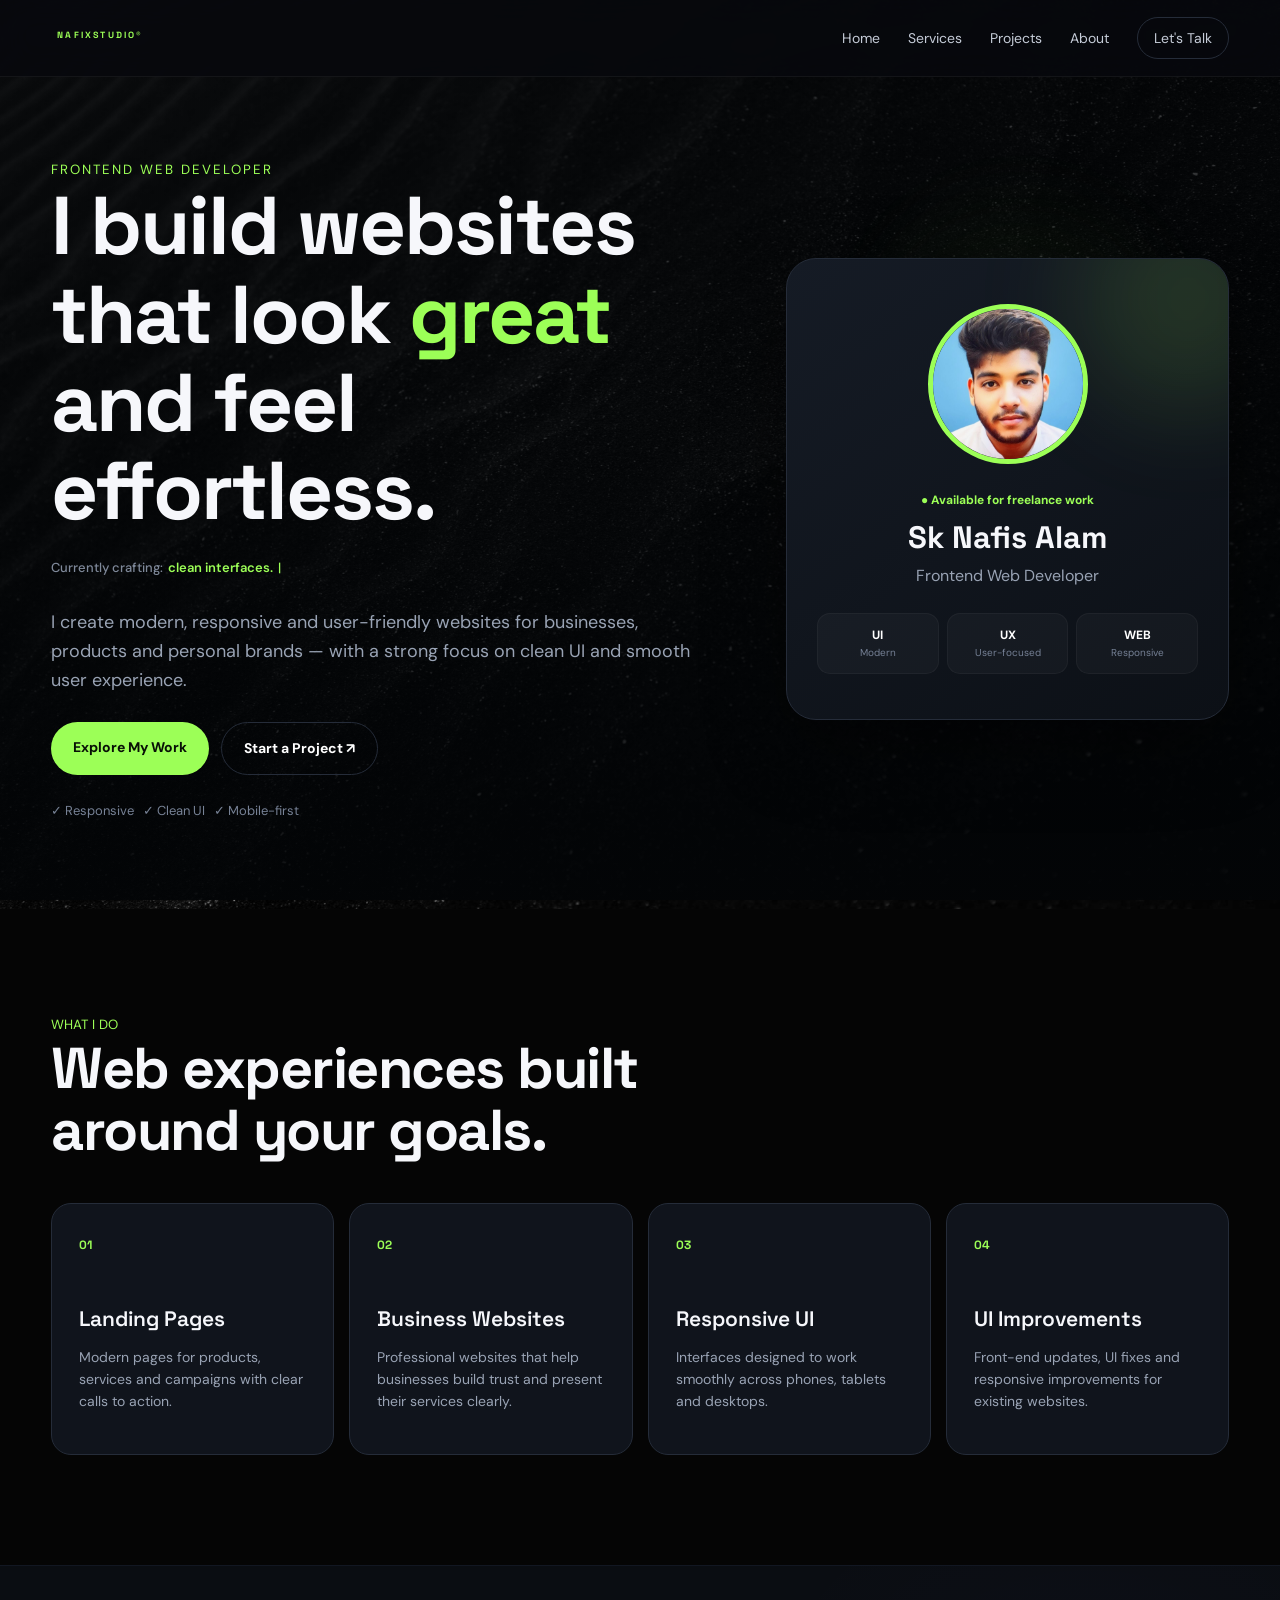
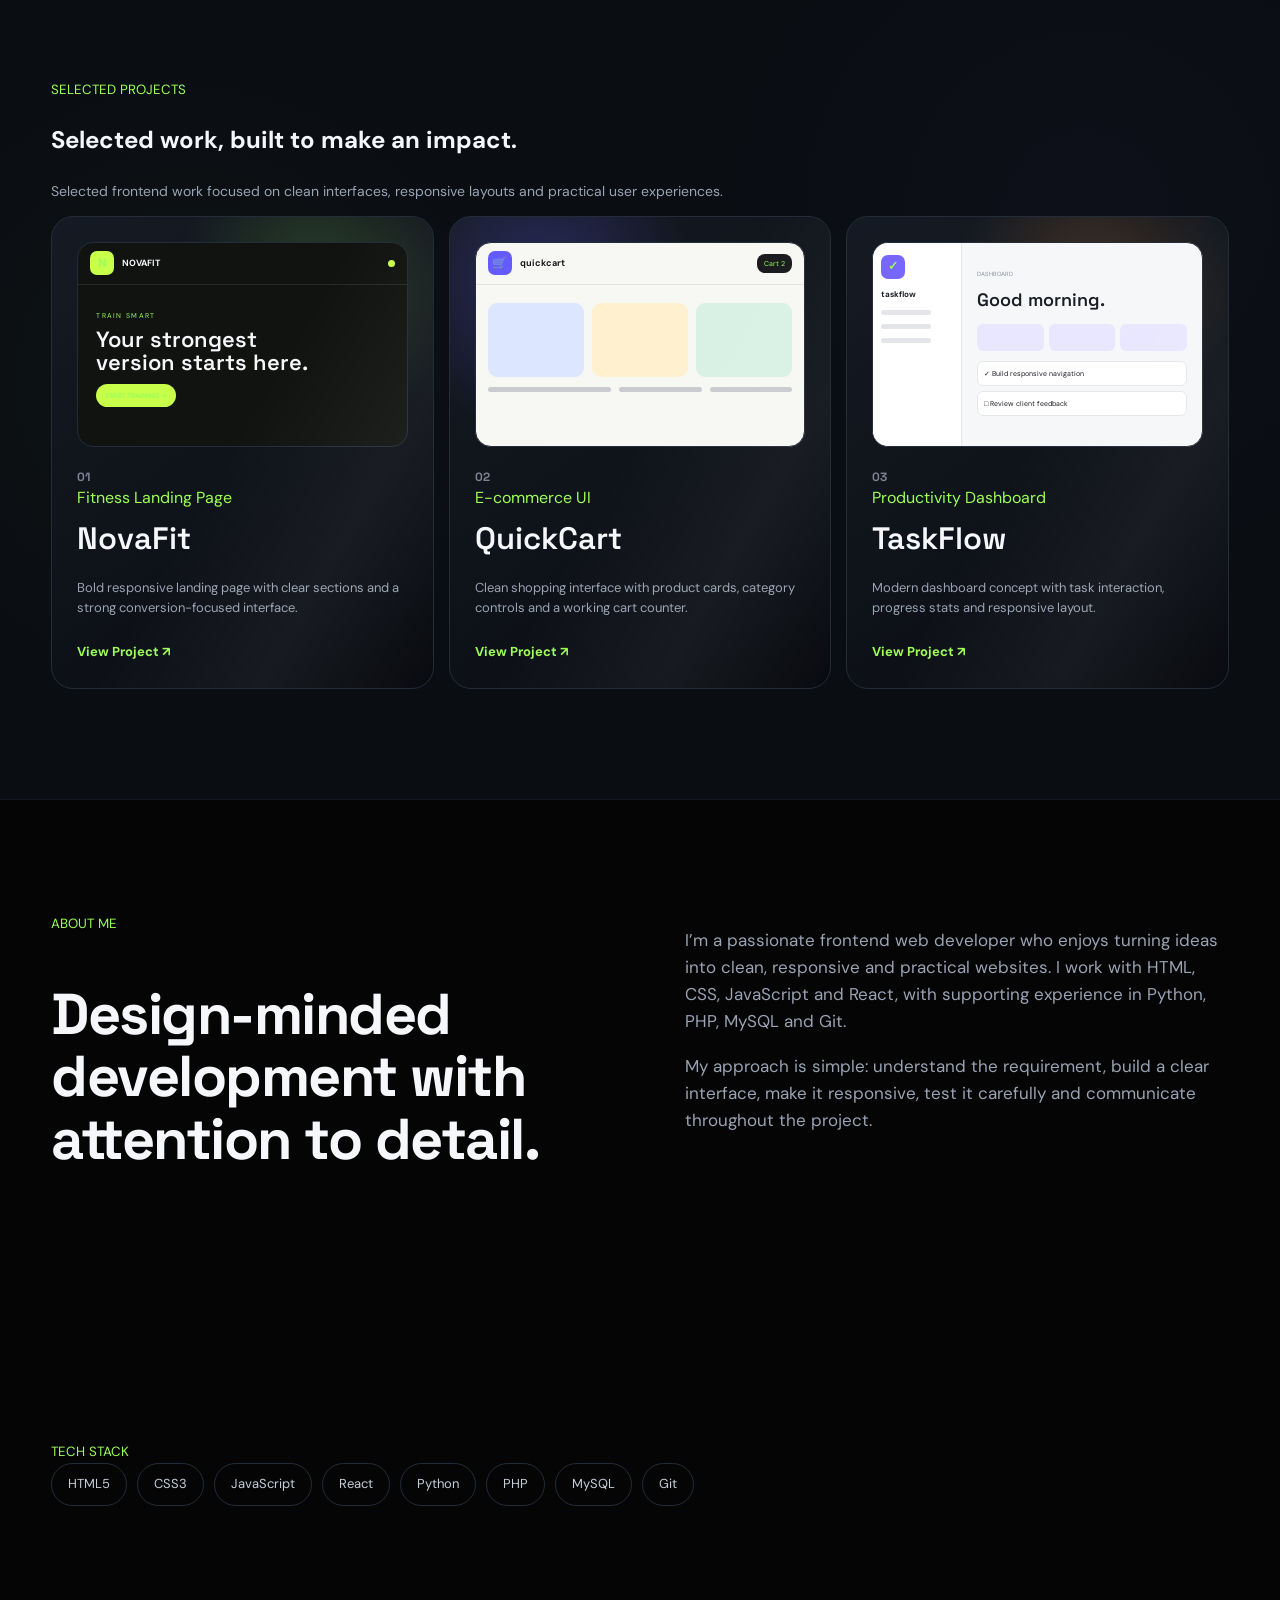
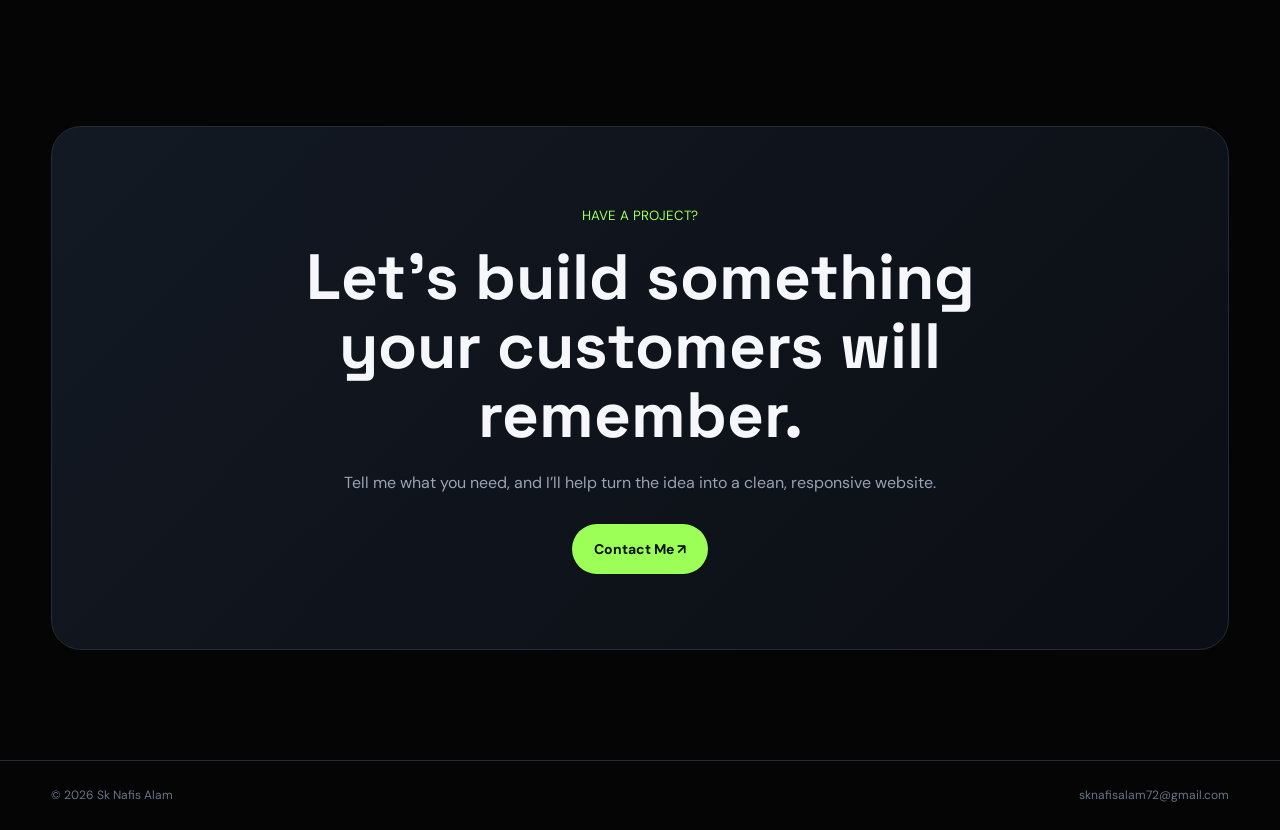
<file: index.html>
<!doctype html>
<html lang="en"><head><meta charset="utf-8"><meta name="viewport" content="width=device-width,initial-scale=1">
<meta name="description" content="Sk Nafis Alam — Frontend Web Developer portfolio">
<title>Sk Nafis Alam | Frontend Web Developer</title><link rel="stylesheet" href="styles.css"></head>
<body>
<header><nav class="wrap"><a class="logo" href="#home"><span class="logo-mark"></span><span class="logo-name">NafixStudio®</span></a><button id="menu">☰</button><div id="nav"><a href="#home">Home</a><a href="#services">Services</a><a href="#work">Projects</a><a href="#about">About</a><a href="#contact" class="pill">Let's Talk</a></div></nav></header>
<main>
<section id="home" class="hero wrap"><div><small class="role-label">FRONTEND WEB DEVELOPER</small><h1>I build websites that look <em>great</em> and feel effortless.</h1><div class="type-line"><span>Currently crafting: </span><strong id="typeText"></strong><span class="cursor">|</span></div><p>I create modern, responsive and user-friendly websites for businesses, products and personal brands — with a strong focus on clean UI and smooth user experience.</p><div class="actions"><a class="btn" href="#work">Explore My Work</a><a class="btn ghost" href="#contact">Start a Project ↗</a></div><div class="checks">✓ Responsive &nbsp; ✓ Clean UI &nbsp; ✓ Mobile-first</div></div>
<div class="profile"><div class="halo"></div><img src="profile.jpg" alt="Sk Nafis Alam"><b>● Available for freelance work</b><h2>Sk Nafis Alam</h2><p>Frontend Web Developer</p><div class="stats"><span><strong>UI</strong>Modern</span><span><strong>UX</strong>User-focused</span><span><strong>WEB</strong>Responsive</span></div></div></section>

<section id="services" class="section wrap"><small>WHAT I DO</small><h2>Web experiences built around your goals.</h2><div class="grid four">
<article><i>01</i><h3>Landing Pages</h3><p>Modern pages for products, services and campaigns with clear calls to action.</p></article>
<article><i>02</i><h3>Business Websites</h3><p>Professional websites that help businesses build trust and present their services clearly.</p></article>
<article><i>03</i><h3>Responsive UI</h3><p>Interfaces designed to work smoothly across phones, tablets and desktops.</p></article>
<article><i>04</i><h3>UI Improvements</h3><p>Front-end updates, UI fixes and responsive improvements for existing websites.</p></article></div></section>

<section id="work" class="section dark"><div class="wrap"><small>SELECTED PROJECTS</small><h2>Selected work, built to make an impact.</h2><p class="muted">Selected frontend work focused on clean interfaces, responsive layouts and practical user experiences.</p>
<div class="projects">
<article class="project-card">
  <div class="project-preview nova-preview">
    <div class="mini-top"><span class="mini-logo nova-logo">N</span><b>NOVAFIT</b><span class="mini-dot"></span></div>
    <div class="mini-copy"><small>TRAIN SMART</small><strong>Your strongest<br>version starts here.</strong><span class="mini-btn">START TRAINING →</span></div>
  </div>
  <div class="number">01</div><span>Fitness Landing Page</span><h3>NovaFit</h3>
  <p>Bold responsive landing page with clear sections and a strong conversion-focused interface.</p>
  <a href="projects/NovaFit/index.html" target="_blank">View Project ↗</a>
</article>
<article class="project-card">
  <div class="project-preview cart-preview">
    <div class="mini-top"><span class="mini-logo cart-logo">🛒</span><b>quickcart</b><span class="mini-cart">Cart 2</span></div>
    <div class="mini-products"><i></i><i></i><i></i></div>
    <div class="mini-lines"><b></b><b></b><b></b></div>
  </div>
  <div class="number">02</div><span>E-commerce UI</span><h3>QuickCart</h3>
  <p>Clean shopping interface with product cards, category controls and a working cart counter.</p>
  <a href="projects/QuickCart/index.html" target="_blank">View Project ↗</a>
</article>
<article class="project-card">
  <div class="project-preview task-preview">
    <div class="mini-side"><span class="mini-logo task-logo">✓</span><b>taskflow</b><i></i><i></i><i></i></div>
    <div class="mini-dash"><small>DASHBOARD</small><strong>Good morning.</strong><div class="mini-stat"><b></b><b></b><b></b></div><div class="mini-task">✓ Build responsive navigation</div><div class="mini-task">□ Review client feedback</div></div>
  </div>
  <div class="number">03</div><span>Productivity Dashboard</span><h3>TaskFlow</h3>
  <p>Modern dashboard concept with task interaction, progress stats and responsive layout.</p>
  <a href="projects/TaskFlow/index.html" target="_blank">View Project ↗</a>
</article>
</div></div></section>

<section id="about" class="section wrap about"><div><small>ABOUT ME</small><h2>Design-minded development with attention to detail.</h2></div><div><p>I’m a passionate frontend web developer who enjoys turning ideas into clean, responsive and practical websites. I work with HTML, CSS, JavaScript and React, with supporting experience in Python, PHP, MySQL and Git.</p><p>My approach is simple: understand the requirement, build a clear interface, make it responsive, test it carefully and communicate throughout the project.</p></div></section>
<section class="section wrap"><small>TECH STACK</small><div class="tech"><span>HTML5</span><span>CSS3</span><span>JavaScript</span><span>React</span><span>Python</span><span>PHP</span><span>MySQL</span><span>Git</span></div></section>
<section id="contact" class="section wrap"><div class="contact"><small>HAVE A PROJECT?</small><h2>Let’s build something your customers will remember.</h2><p>Tell me what you need, and I’ll help turn the idea into a clean, responsive website.</p><a class="btn" href="mailto:sknafisalam72@gmail.com?subject=Website%20Project%20Inquiry&body=Hi%20Sk%20Nafis%20Alam%2C%0A%0AI%27d%20like%20to%20discuss%20a%20website%20project.%0A%0AProject%20details%3A%0A">Contact Me ↗</a></div></section>
</main><footer><div class="wrap"><span>© 2026 Sk Nafis Alam</span><span>sknafisalam72@gmail.com</span></div></footer><script src="script.js"></script></body></html>
</file>
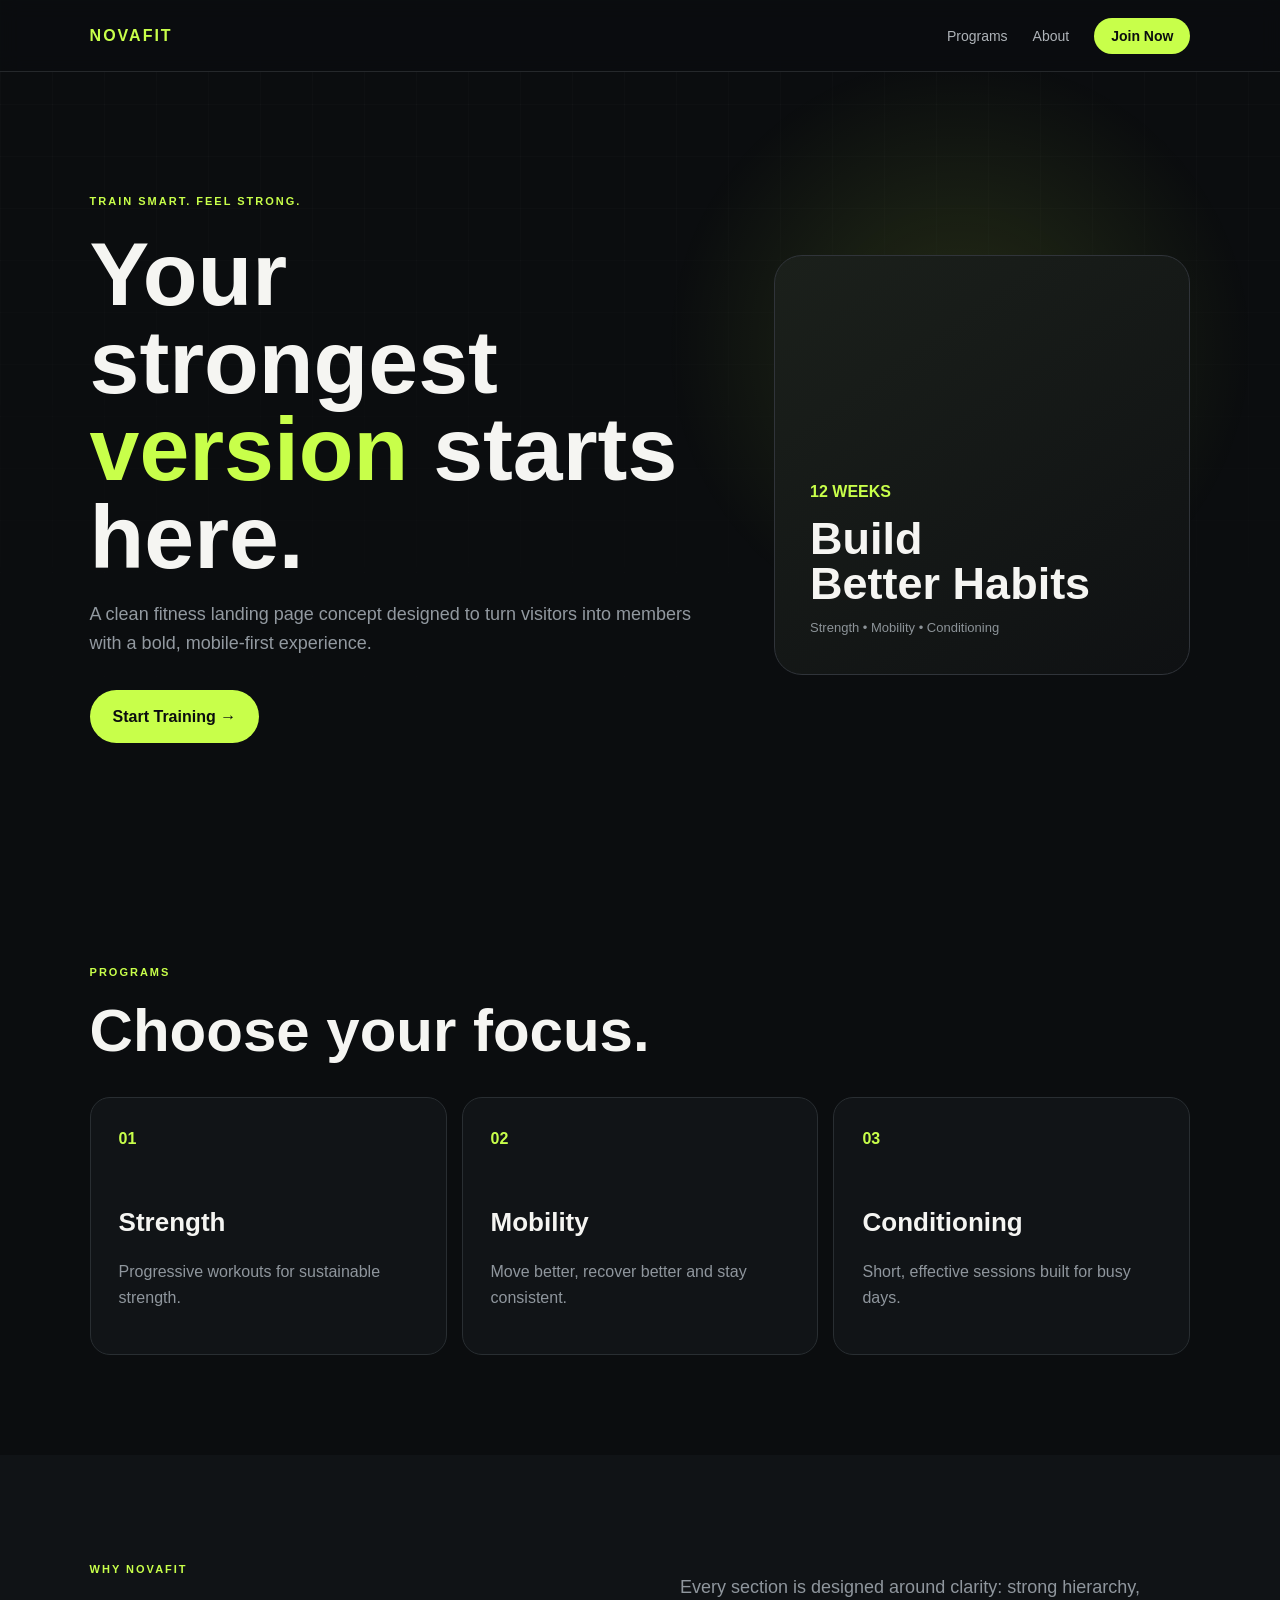
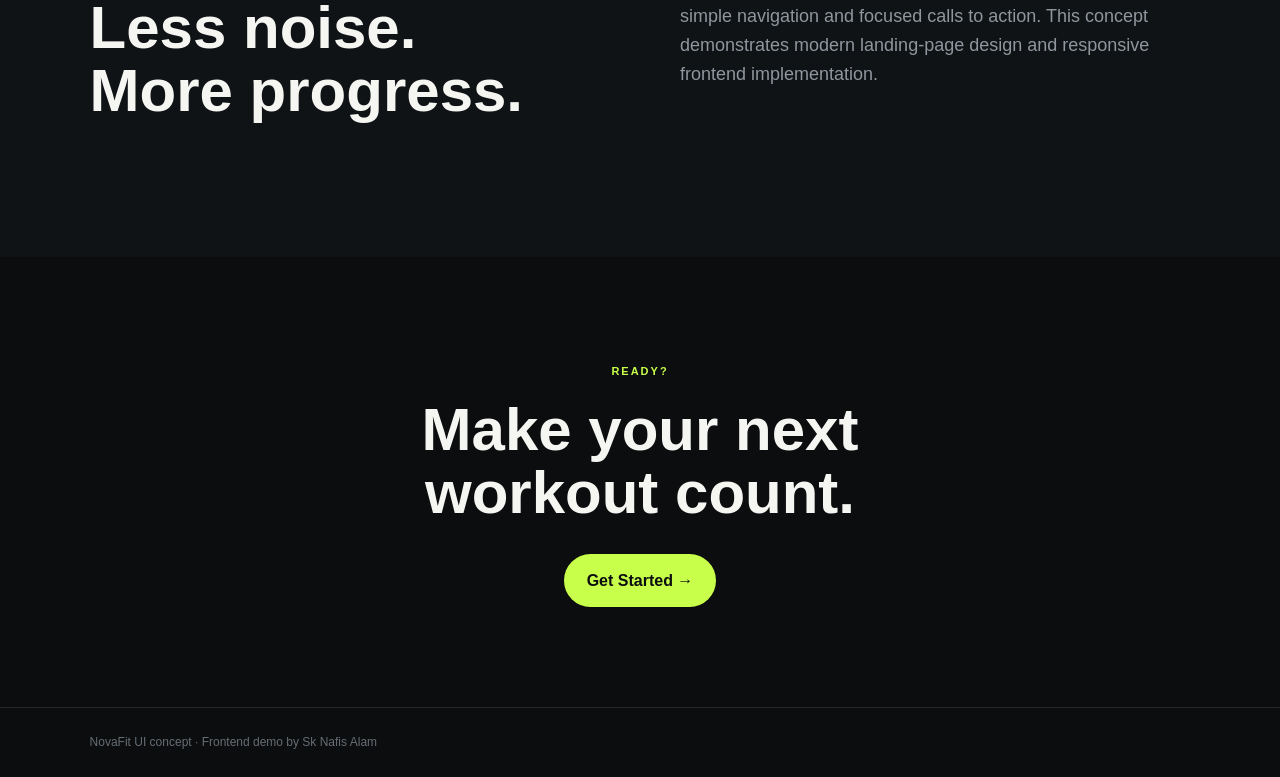
<file: projects/NovaFit/index.html>
<!doctype html>
<html lang="en"><head><meta charset="utf-8"><meta name="viewport" content="width=device-width,initial-scale=1">
<title>NovaFit — Fitness Landing Page</title><link rel="stylesheet" href="style.css"></head>
<body>
<nav><b>NOVAFIT</b><div><a href="#programs">Programs</a><a href="#about">About</a><a class="cta" href="#join">Join Now</a></div></nav>
<header><div><small>TRAIN SMART. FEEL STRONG.</small><h1>Your strongest<br><span>version</span> starts here.</h1><p>A clean fitness landing page concept designed to turn visitors into members with a bold, mobile-first experience.</p><a class="button" href="#join">Start Training →</a></div><div class="hero-card"><strong>12 WEEKS</strong><h2>Build<br>Better Habits</h2><p>Strength • Mobility • Conditioning</p></div></header>
<section id="programs"><small>PROGRAMS</small><h2>Choose your focus.</h2><div class="cards"><article><b>01</b><h3>Strength</h3><p>Progressive workouts for sustainable strength.</p></article><article><b>02</b><h3>Mobility</h3><p>Move better, recover better and stay consistent.</p></article><article><b>03</b><h3>Conditioning</h3><p>Short, effective sessions built for busy days.</p></article></div></section>
<section id="about" class="split"><div><small>WHY NOVAFIT</small><h2>Less noise.<br>More progress.</h2></div><p>Every section is designed around clarity: strong hierarchy, simple navigation and focused calls to action. This concept demonstrates modern landing-page design and responsive frontend implementation.</p></section>
<section id="join" class="join"><small>READY?</small><h2>Make your next workout count.</h2><a class="button" href="mailto:sknafisalam72@gmail.com?subject=NovaFit%20Website%20Project">Get Started →</a></section>
<footer>NovaFit UI concept · Frontend demo by Sk Nafis Alam</footer>
</body></html>
</file>
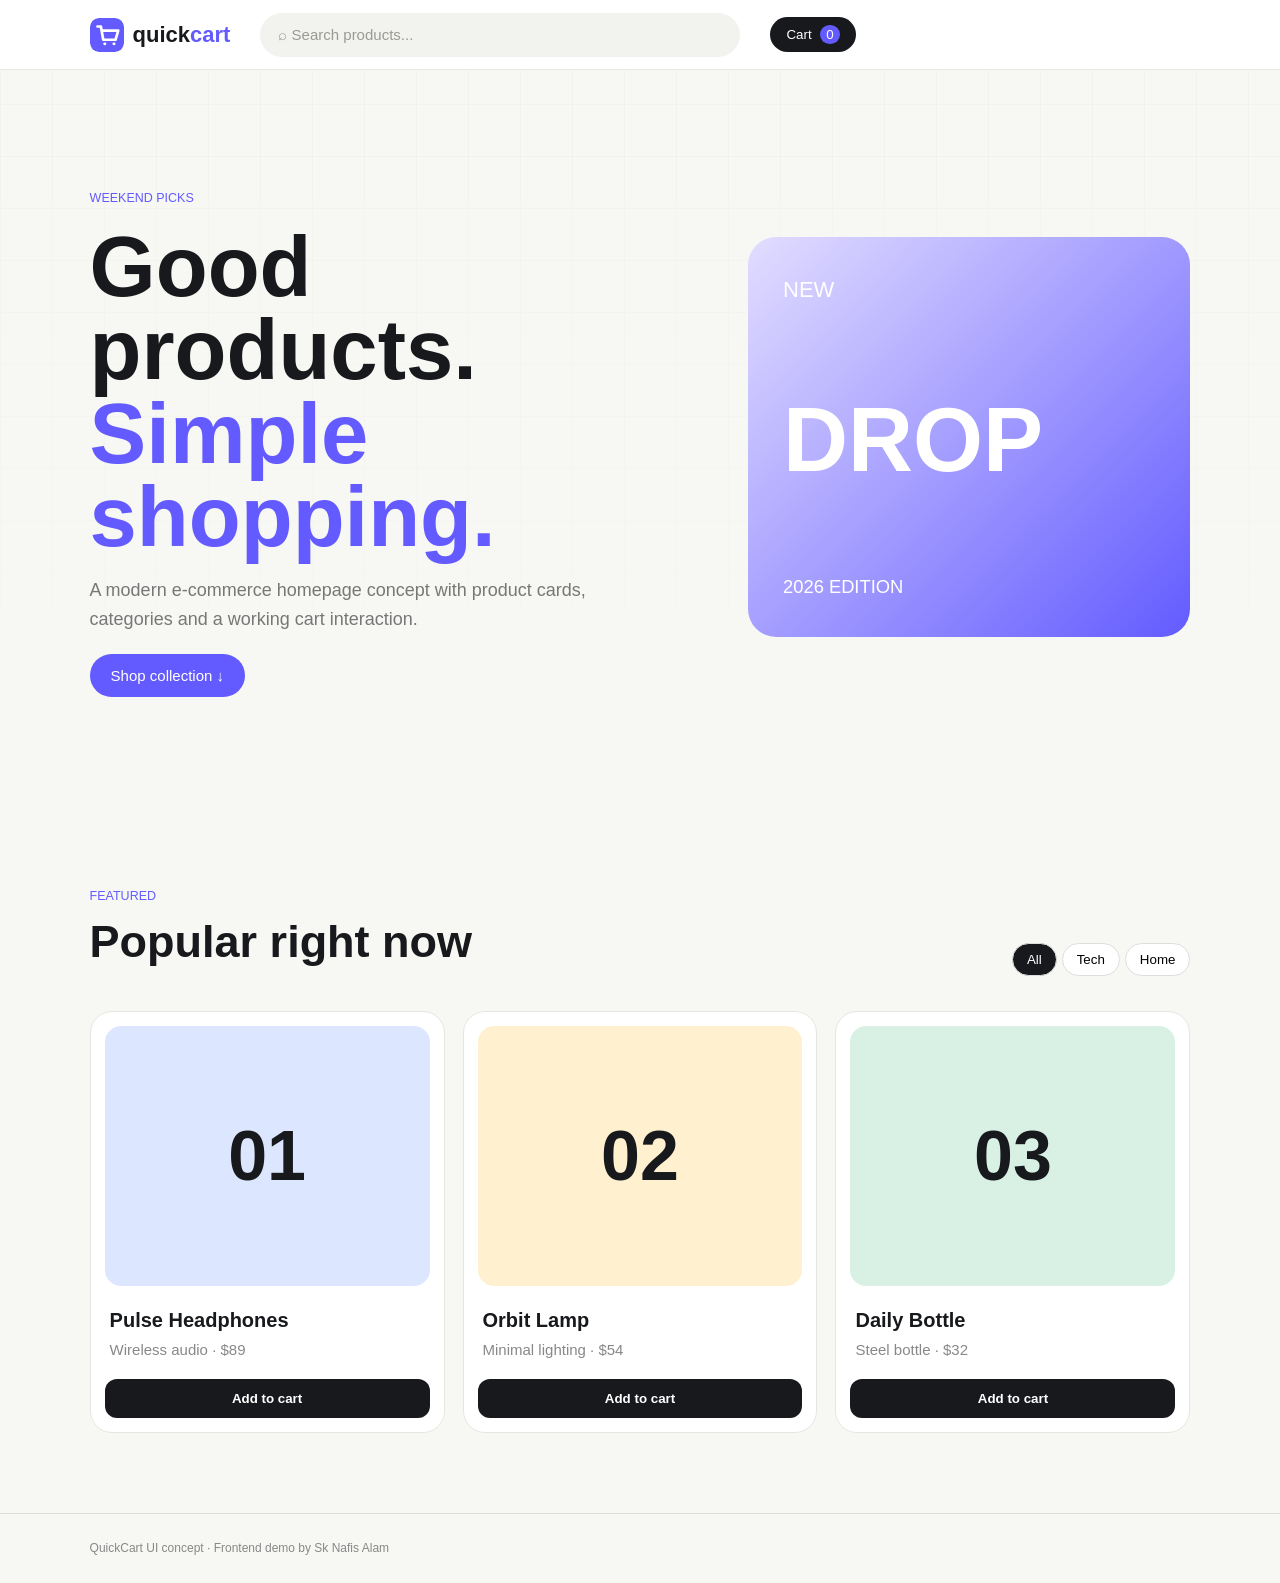
<file: projects/QuickCart/index.html>
<!doctype html>
<html lang="en"><head><meta charset="utf-8"><meta name="viewport" content="width=device-width,initial-scale=1">
<title>QuickCart — E-commerce UI</title><link rel="stylesheet" href="style.css"></head>
<body>
<nav><div class="brand"><img src="logo.svg" alt="QuickCart logo"><b>quick<span>cart</span></b></div><div class="search">⌕ Search products...</div><button id="cart">Cart <i id="count">0</i></button></nav>
<main><section class="hero"><div><small>WEEKEND PICKS</small><h1>Good products.<br><span>Simple shopping.</span></h1><p>A modern e-commerce homepage concept with product cards, categories and a working cart interaction.</p><a href="#shop">Shop collection ↓</a></div><div class="hero-art">NEW<br><strong>DROP</strong><small>2026 EDITION</small></div></section>
<section id="shop"><div class="head"><div><small>FEATURED</small><h2>Popular right now</h2></div><div class="filters"><button class="active">All</button><button>Tech</button><button>Home</button></div></div>
<div class="products">
<article><div class="pic one">01</div><h3>Pulse Headphones</h3><p>Wireless audio · $89</p><button onclick="add()">Add to cart</button></article>
<article><div class="pic two">02</div><h3>Orbit Lamp</h3><p>Minimal lighting · $54</p><button onclick="add()">Add to cart</button></article>
<article><div class="pic three">03</div><h3>Daily Bottle</h3><p>Steel bottle · $32</p><button onclick="add()">Add to cart</button></article>
</div></section></main>
<footer>QuickCart UI concept · Frontend demo by Sk Nafis Alam</footer><script src="script.js"></script></body></html>
</file>
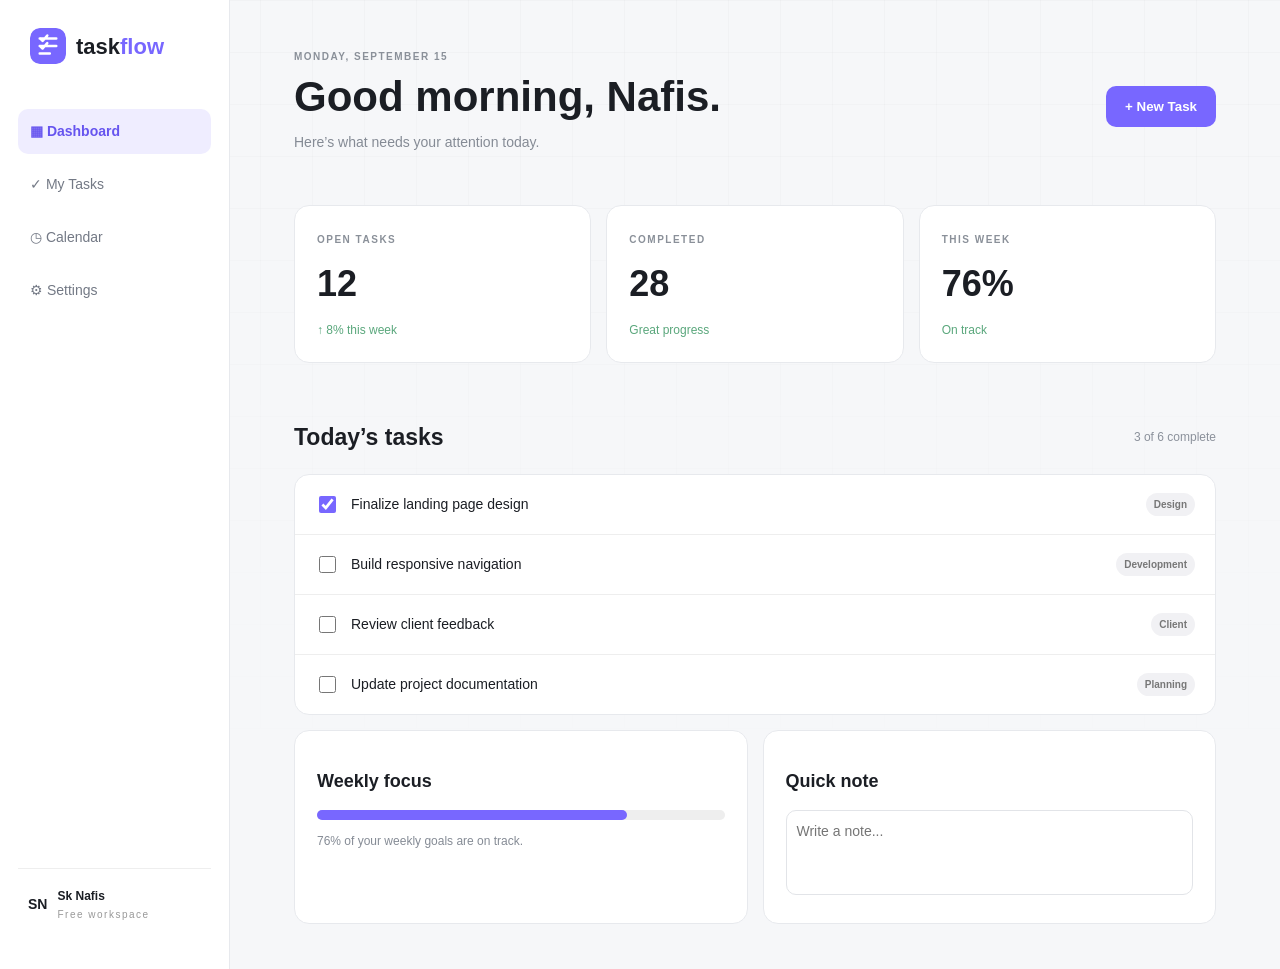
<file: projects/TaskFlow/index.html>
<!doctype html>
<html lang="en"><head><meta charset="utf-8"><meta name="viewport" content="width=device-width,initial-scale=1">
<title>TaskFlow — Productivity Dashboard</title><link rel="stylesheet" href="style.css"></head>
<body>
<aside><div class="brand"><img src="logo.svg" alt="TaskFlow logo"><b>task<span>flow</span></b></div><nav><a class="active">▦ Dashboard</a><a>✓ My Tasks</a><a>◷ Calendar</a><a>⚙ Settings</a></nav><div class="user">SN <span>Sk Nafis<br><small>Free workspace</small></span></div></aside>
<main><header><div><small>MONDAY, SEPTEMBER 15</small><h1>Good morning, Nafis.</h1><p>Here’s what needs your attention today.</p></div><button onclick="newTask()">+ New Task</button></header>
<div class="stats"><article><small>OPEN TASKS</small><strong>12</strong><span>↑ 8% this week</span></article><article><small>COMPLETED</small><strong>28</strong><span>Great progress</span></article><article><small>THIS WEEK</small><strong>76%</strong><span>On track</span></article></div>
<section><div class="section-title"><h2>Today’s tasks</h2><span>3 of 6 complete</span></div><div id="tasks" class="tasks">
<label><input type="checkbox" checked> Finalize landing page design <small>Design</small></label>
<label><input type="checkbox"> Build responsive navigation <small>Development</small></label>
<label><input type="checkbox"> Review client feedback <small>Client</small></label>
<label><input type="checkbox"> Update project documentation <small>Planning</small></label></div></section>
<div class="bottom"><div><h2>Weekly focus</h2><div class="bar"><i></i></div><p>76% of your weekly goals are on track.</p></div><div><h2>Quick note</h2><textarea placeholder="Write a note..."></textarea></div></div>
</main><script src="script.js"></script></body></html>
</file>
<file: styles.css>
@import url('https://fonts.googleapis.com/css2?family=DM+Sans:wght@400;500;600;700&family=Space+Grotesk:wght@500;600;700&display=swap');:root{--bg:#07090d;--card:#10141c;--line:#252c39;--text:#f6f7fb;--muted:#99a3b4;--a:#9cff57;--max:1180px}*{box-sizing:border-box}html{scroll-behavior:smooth}body{margin:0;background:var(--bg);color:var(--text);font:16px/1.6 "DM Sans",sans-serif}a{color:inherit;text-decoration:none}.wrap{width:min(92%,var(--max));margin:auto}header{position:sticky;top:0;z-index:10;background:#07090ddd;backdrop-filter:blur(16px);border-bottom:1px solid #ffffff0d}nav{height:76px;display:flex;align-items:center;justify-content:space-between}.logo{font:700 28px "Space Grotesk"}.logo span,small,em,.profile b,.projects span{color:var(--a)}#nav{display:flex;gap:28px;align-items:center;font-size:14px;color:#c5ccd8}.pill{border:1px solid var(--line);padding:9px 16px;border-radius:99px}#menu{display:none;background:none;color:white;border:0;font-size:24px}.hero{min-height:calc(100vh - 76px);display:grid;grid-template-columns:1.2fr .8fr;gap:70px;align-items:center;padding:75px 0}.hero h1{font:700 clamp(48px,6.4vw,82px)/1.08 "Space Grotesk";letter-spacing:-2px;margin:0}.hero h1 em{font-style:normal}.hero>div:first-child>p{color:var(--muted);font-size:18px;max-width:650px;margin:28px 0}.actions{display:flex;gap:12px;flex-wrap:wrap}.btn{display:inline-block;padding:14px 22px;border-radius:99px;background:var(--a);color:#081006;font-weight:700;font-size:14px}.ghost{background:transparent;color:white;border:1px solid var(--line)}.checks{color:#778296;font-size:13px;margin-top:26px}.profile{position:relative;overflow:hidden;text-align:center;background:linear-gradient(145deg,#151b25,#0c1016);border:1px solid var(--line);border-radius:30px;padding:45px 30px;box-shadow:0 25px 80px #0006}.halo{position:absolute;width:220px;height:220px;border-radius:50%;background:#9cff5720;filter:blur(50px);right:-70px;top:-70px}.profile img{position:relative;width:160px;height:160px;border-radius:50%;object-fit:cover;border:5px solid var(--a);display:block;margin:0 auto 22px}.profile b{font-size:12px}.profile h2{font:700 31px/1 "Space Grotesk";margin:10px 0}.profile>p{color:var(--muted);margin:0}.stats{display:grid;grid-template-columns:repeat(3,1fr);gap:8px;margin-top:25px}.stats span{background:#ffffff08;border:1px solid #ffffff0a;border-radius:13px;padding:12px 4px;color:#758095;font-size:10px}.stats strong{display:block;color:white;font-size:12px}.section{padding:110px 0}.section>h2,.section-head h2{font:700 clamp(36px,4.5vw,58px)/1.08 "Space Grotesk";letter-spacing:-1.5px;max-width:760px;margin:0 0 42px}.grid{display:grid;gap:15px}.four{grid-template-columns:repeat(4,1fr)}.four article{background:var(--card);border:1px solid var(--line);border-radius:20px;padding:27px;min-height:230px}.four article i{font:700 12px "Space Grotesk";color:var(--a);font-style:normal}.four article h3{font:600 21px "Space Grotesk";margin:48px 0 10px}.four article p,.muted{color:var(--muted);font-size:14px}.dark{background:#0a0d12;border-block:1px solid #121722}.projects{display:grid;grid-template-columns:repeat(3,1fr);gap:15px}.projects article{min-height:350px;border:1px solid var(--line);border-radius:22px;padding:25px;display:flex;flex-direction:column;justify-content:end;background:radial-gradient(circle at 70% 15%,#9cff5730,transparent 30%),linear-gradient(145deg,#151b24,#090b10)}.projects article:nth-child(2){background:radial-gradient(circle at 25% 15%,#695dff45,transparent 30%),linear-gradient(145deg,#151b24,#090b10)}.projects article:nth-child(3){background:radial-gradient(circle at 65% 15%,#ff9e4a35,transparent 30%),linear-gradient(145deg,#151b24,#090b10)}.projects .number{font:700 12px "Space Grotesk";color:#7b8493;margin-bottom:auto}.projects h3{font:600 31px "Space Grotesk";margin:7px 0}.projects p{color:var(--muted);font-size:13px}.projects a{color:var(--a);font-size:13px;font-weight:bold;margin-top:10px}.about{display:grid;grid-template-columns:1fr 1fr;gap:90px}.about h2{font:700 clamp(36px,4.5vw,58px)/1.08 "Space Grotesk";letter-spacing:-1.5px}.about p{color:var(--muted);font-size:17px}.tech{display:flex;flex-wrap:wrap;gap:10px}.tech span{border:1px solid var(--line);padding:10px 16px;border-radius:99px;color:#c6ceda;font-size:13px}.contact{text-align:center;background:linear-gradient(135deg,#131923,#0b0e14);border:1px solid var(--line);border-radius:30px;padding:75px 25px}.contact h2{font:700 clamp(38px,5vw,64px)/1.08 "Space Grotesk";max-width:800px;margin:15px auto 20px}.contact p{color:var(--muted);max-width:600px;margin:0 auto 28px}.contact .btn{display:inline-block}footer{border-top:1px solid var(--line);padding:25px 0;color:#687487;font-size:12px}footer .wrap{display:flex;justify-content:space-between}@media(max-width:900px){.hero{grid-template-columns:1fr}.four{grid-template-columns:repeat(2,1fr)}.projects{grid-template-columns:1fr}.about{grid-template-columns:1fr;gap:25px}}@media(max-width:650px){#menu{display:block}#nav{display:none;position:absolute;top:76px;left:0;right:0;background:#090c11;padding:20px;flex-direction:column;border-bottom:1px solid var(--line)}#nav.open{display:flex}.hero{padding:55px 0}.section{padding:80px 0}.four{grid-template-columns:1fr}footer .wrap{flex-direction:column;gap:6px}}
/* Clear project UI previews — no blurred placeholder backgrounds */
.project-card{overflow:hidden}
.project-preview{height:205px;border:1px solid var(--line);border-radius:16px;margin-bottom:22px;overflow:hidden;position:relative}
.mini-top{height:42px;display:flex;align-items:center;gap:8px;padding:0 12px;font-size:9px}
.mini-logo{width:24px;height:24px;border-radius:7px;display:grid;place-items:center;font-size:12px;font-weight:800}
.nova-preview{background:#10130f;color:#f6f7fb}
.nova-preview .mini-top{border-bottom:1px solid #252b25}.nova-logo{background:#c8ff4a;color:#10130f}.mini-dot{margin-left:auto;width:7px;height:7px;border-radius:50%;background:#c8ff4a}
.mini-copy{padding:25px 18px;display:flex;flex-direction:column;gap:7px}.mini-copy small{font-size:7px;letter-spacing:1.3px}.mini-copy strong{font:600 22px/1.02 "Space Grotesk"}.mini-btn{align-self:flex-start;background:#c8ff4a;color:#10130f;padding:6px 9px;border-radius:12px;font-size:7px;font-weight:700;margin-top:4px}
.cart-preview{background:#f7f7f4;color:#17191c}.cart-preview .mini-top{border-bottom:1px solid #e1e1dd}.cart-logo{background:#635bff;color:#fff}.mini-cart{margin-left:auto;background:#17191c;color:#fff;padding:4px 7px;border-radius:8px;font-size:7px}
.mini-products{display:flex;gap:8px;padding:18px 12px 10px}.mini-products i{display:block;height:74px;flex:1;border-radius:9px;background:#dce7ff}.mini-products i:nth-child(2){background:#fff0cf}.mini-products i:nth-child(3){background:#d9f1e5}.mini-lines{display:flex;gap:8px;padding:0 12px}.mini-lines b{height:5px;border-radius:5px;background:#c9cbd0;flex:1}.mini-lines b:first-child{flex:1.5}
.task-preview{background:#f6f7f9;color:#1b1e24;display:flex}.mini-side{width:27%;background:#fff;border-right:1px solid #e4e6ea;padding:12px 8px;display:flex;flex-direction:column;gap:9px}.task-logo{background:#7867ff;color:#fff}.mini-side b{font-size:8px}.mini-side i{height:5px;background:#e3e5e9;border-radius:5px;width:70%}.mini-dash{padding:15px;flex:1}.mini-dash small{font-size:6px;color:#8a9099}.mini-dash strong{display:block;font:600 18px "Space Grotesk";margin:4px 0 13px}.mini-stat{display:flex;gap:5px;margin-bottom:10px}.mini-stat b{height:27px;flex:1;border-radius:6px;background:#e9e7ff}.mini-task{background:#fff;border:1px solid #e5e7eb;border-radius:6px;padding:6px;margin-top:5px;font-size:7px}

/* Premium motion */
@keyframes fadeUp{from{opacity:0;transform:translateY(28px)}to{opacity:1;transform:translateY(0)}}
@keyframes float{0%,100%{transform:translateY(0)}50%{transform:translateY(-10px)}}
@keyframes pulse{0%,100%{box-shadow:0 0 0 0 #9cff5740}50%{box-shadow:0 0 0 12px #9cff5700}}
@keyframes shimmer{0%{background-position:-200% 0}100%{background-position:200% 0}}
@keyframes glowMove{0%,100%{transform:translate(0,0) scale(1)}50%{transform:translate(-20px,18px) scale(1.08)}}
.hero>div:first-child{animation:fadeUp .8s ease both}
.profile{animation:fadeUp .9s .12s ease both}
.profile img{animation:float 4s ease-in-out infinite}
.profile b{animation:pulse 2.4s ease-in-out infinite}
.halo{animation:glowMove 6s ease-in-out infinite}
.four article,.projects article{transition:transform .35s ease,border-color .35s ease,box-shadow .35s ease}
.four article:hover,.projects article:hover{transform:translateY(-9px);border-color:#465168;box-shadow:0 18px 45px #0005}
.project-preview{transition:transform .45s ease}
.project-card:hover .project-preview{transform:scale(1.025)}
.project-card a{transition:letter-spacing .25s ease}
.project-card:hover a{letter-spacing:.4px}
.btn{transition:transform .25s ease,box-shadow .25s ease}
.btn:hover{transform:translateY(-3px);box-shadow:0 12px 30px #9cff5730}
.tech span{transition:transform .25s ease,border-color .25s ease}
.tech span:hover{transform:translateY(-4px);border-color:#9cff57}
@media(prefers-reduced-motion:reduce){*,*::before,*::after{animation:none!important;transition:none!important;scroll-behavior:auto!important}}

/* Final client-ready background */
body{position:relative;overflow-x:hidden;background:#050505}
body::before{content:"";position:fixed;inset:0;z-index:-4;pointer-events:none;background:url("assets/portfolio-background.jpg") center center/cover no-repeat;transform:scale(1.02)}
body::after{content:"";position:fixed;inset:0;z-index:-3;pointer-events:none;background:linear-gradient(180deg,rgba(3,5,7,.72) 0%,rgba(3,5,7,.78) 48%,rgba(3,5,7,.92) 100%)}


.hero{position:relative}
.hero::before{content:"";position:absolute;inset:8% 0 auto auto;width:420px;height:420px;border-radius:50%;background:radial-gradient(circle,#9cff5710,transparent 68%);filter:blur(12px);z-index:-1}
.dark{position:relative}
.dark::before{content:"";position:absolute;inset:0;pointer-events:none;background:radial-gradient(circle at 15% 50%,#9cff5707,transparent 30%),radial-gradient(circle at 85% 30%,#7867ff08,transparent 30%)}
@media(max-width:650px){body::before{background-size:42px 42px}body::after{width:420px;height:420px}}

/* Signature wordmark + one-time typewriter hero animation */
.logo{font-size:21px;letter-spacing:2.2px;text-transform:uppercase}
.logo span{font-size:9px;vertical-align:super;margin-left:3px}
.type-line{display:flex;align-items:center;gap:5px;margin:20px 0 4px;color:#7f899a;font:500 13px "DM Sans",sans-serif;min-height:24px}
.type-line strong{color:var(--a);font-weight:600}
.cursor{color:var(--a);animation:cursorBlink .7s steps(1) infinite}
@keyframes cursorBlink{50%{opacity:0}}
.role-label{animation:labelIn .8s ease both}
@keyframes labelIn{from{opacity:0;letter-spacing:8px}to{opacity:1;letter-spacing:2px}}
.hero h1{animation:titleReveal 1s .12s cubic-bezier(.2,.75,.2,1) both}
@keyframes titleReveal{from{opacity:0;transform:translateY(32px);filter:blur(7px)}to{opacity:1;transform:none;filter:blur(0)}}
.profile{animation:profileReveal 1s .28s cubic-bezier(.2,.75,.2,1) both}
@keyframes profileReveal{from{opacity:0;transform:translateX(35px) scale(.97)}to{opacity:1;transform:none}}
.section>small{transition:letter-spacing .5s ease}
.section:hover>small{letter-spacing:3px}
.project-card{position:relative}
.project-card::after{content:"";position:absolute;inset:0;border-radius:22px;pointer-events:none;background:linear-gradient(120deg,transparent 35%,#ffffff0d 50%,transparent 65%);background-size:220% 100%;background-position:200% 0;transition:background-position .7s ease}
.project-card:hover::after{background-position:-20% 0}
</file>
<file: projects/NovaFit/style.css>
.brand{display:flex;align-items:center;gap:10px}.brand img{width:34px;height:34px;border-radius:9px;display:block}*{box-sizing:border-box}html{scroll-behavior:smooth}body{margin:0;background:#0b0d0f;color:#f5f5f2;font:16px/1.6 Arial,sans-serif}nav{height:72px;padding:0 7%;display:flex;justify-content:space-between;align-items:center;border-bottom:1px solid #25282b;position:sticky;top:0;background:#0b0d0fee;backdrop-filter:blur(10px);z-index:2}nav b{letter-spacing:2px;color:#c8ff4a}nav a{color:#aeb3b8;text-decoration:none;margin-left:25px;font-size:14px}.cta,.button{background:#c8ff4a;color:#0b0d0f!important;padding:10px 17px;border-radius:30px;font-weight:700}header{min-height:78vh;padding:9% 7%;display:grid;grid-template-columns:1.2fr .8fr;gap:60px;align-items:center;background:radial-gradient(circle at 75% 35%,#c8ff4a22,transparent 27%)}small{font-size:11px;letter-spacing:2px;color:#c8ff4a;font-weight:bold}h1{font-size:clamp(50px,7vw,90px);line-height:.98;margin:18px 0}h1 span{color:#c8ff4a}header p{max-width:620px;color:#9299a0;font-size:18px;margin-bottom:32px}.button{display:inline-block;text-decoration:none;padding:14px 23px}.hero-card{min-height:420px;border:1px solid #30343a;border-radius:28px;padding:35px;display:flex;flex-direction:column;justify-content:end;background:linear-gradient(145deg,#1b201b,#0f1113)}.hero-card strong{color:#c8ff4a}.hero-card h2{font-size:45px;line-height:1;margin:12px 0}.hero-card p{font-size:13px!important;margin:0;color:#8c9398}section{padding:100px 7%}section h2{font-size:clamp(35px,5vw,60px);line-height:1.05;margin:15px 0 35px}.cards{display:grid;grid-template-columns:repeat(3,1fr);gap:15px}.cards article{padding:28px;border:1px solid #292e32;border-radius:20px;background:#111417}.cards b{color:#c8ff4a}.cards h3{font-size:26px;margin:50px 0 5px}.cards p,.split p{color:#8f969d}.split{display:grid;grid-template-columns:1fr 1fr;gap:80px;background:#101316}.split p{font-size:18px}.join{text-align:center}.join h2{max-width:650px;margin:15px auto 30px}.join .button{margin:auto}footer{border-top:1px solid #25282b;padding:25px 7%;color:#666d73;font-size:12px}@media(max-width:750px){nav div{display:none}header,.split{grid-template-columns:1fr}header{padding-top:70px}.cards{grid-template-columns:1fr}.hero-card{min-height:300px}section{padding:75px 7%}}@keyframes nFade{from{opacity:0;transform:translateY(22px)}to{opacity:1;transform:none}}@keyframes nFloat{50%{transform:translateY(-8px)}}header>div:first-child{animation:nFade .8s ease both}.hero-card{animation:nFade .9s .12s ease both,nFloat 4s 1s ease-in-out infinite}.cards article{transition:transform .3s,border-color .3s}.cards article:hover{transform:translateY(-7px);border-color:#c8ff4a}.button{transition:transform .25s,box-shadow .25s}.button:hover{transform:translateY(-3px);box-shadow:0 12px 30px #c8ff4a35}body{position:relative;overflow-x:hidden}body::before{content:"";position:fixed;inset:0;z-index:-2;pointer-events:none;background-image:linear-gradient(#ffffff05 1px,transparent 1px),linear-gradient(90deg,#ffffff05 1px,transparent 1px);background-size:52px 52px;mask-image:linear-gradient(to bottom,black,transparent 90%);-webkit-mask-image:linear-gradient(to bottom,black,transparent 90%)}
/* NovaFit continuous motion */
@keyframes projectDrift{0%,100%{transform:translateY(0)}50%{transform:translateY(-5px)}}
@keyframes projectGlow{0%,100%{opacity:.55}50%{opacity:1}}
.hero-card,.hero-art,.stats article{animation:projectDrift 5s ease-in-out infinite}

/* Small brand entrance animation */
.brand{animation:brandIn .65s ease both}
@keyframes brandIn{from{opacity:0;transform:translateY(-8px)}to{opacity:1;transform:none}}
</file>
<file: projects/QuickCart/style.css>
.brand{display:flex;align-items:center;gap:9px}.brand img{width:34px;height:34px;border-radius:9px;display:block}.brand b{font-size:22px}*{box-sizing:border-box}html{scroll-behavior:smooth}body{margin:0;background:#f7f7f4;color:#17191c;font:15px/1.6 Arial,sans-serif}nav{height:70px;background:#fff;border-bottom:1px solid #e7e7e3;display:flex;align-items:center;gap:30px;padding:0 7%;position:sticky;top:0;z-index:2}nav b{font-size:22px}nav b span,small{color:#635bff}.search{background:#f2f2ef;color:#9a9a95;border-radius:30px;padding:10px 18px;flex:1;max-width:480px}nav button{border:0;background:#17191c;color:#fff;border-radius:25px;padding:10px 16px}nav i{font-style:normal;background:#635bff;border-radius:50%;padding:2px 6px;margin-left:5px}.hero{min-height:75vh;padding:9% 7%;display:grid;grid-template-columns:1.15fr .85fr;gap:60px;align-items:center}.hero h1{font-size:clamp(48px,7vw,85px);line-height:.98;margin:16px 0}.hero h1 span{color:#635bff}.hero p{color:#777;max-width:580px;font-size:18px;margin-bottom:30px}.hero a{color:#fff;background:#635bff;text-decoration:none;padding:13px 21px;border-radius:28px}.hero-art{height:400px;border-radius:28px;background:linear-gradient(135deg,#e2ddff,#635bff);color:#fff;padding:35px;font-size:22px;display:flex;flex-direction:column;justify-content:space-between}.hero-art strong{font-size:90px;line-height:.8}.hero-art small{color:#fff}section#shop{padding:80px 7%}.head{display:flex;justify-content:space-between;align-items:end;margin-bottom:35px}.head h2{font-size:45px;line-height:1;margin:12px 0}.filters button{border:1px solid #ddd;background:#fff;border-radius:20px;padding:8px 14px;margin-left:5px}.filters .active{background:#17191c;color:#fff}.products{display:grid;grid-template-columns:repeat(3,1fr);gap:18px}.products article{background:#fff;border:1px solid #e6e6e1;border-radius:22px;padding:14px}.pic{height:260px;border-radius:16px;display:flex;align-items:center;justify-content:center;font-size:70px;font-weight:bold}.one{background:#dce7ff}.two{background:#fff0cf}.three{background:#d9f1e5}.products h3{font-size:20px;margin:18px 5px 2px}.products p{color:#888;margin:0 5px}.products button{width:100%;margin-top:17px;border:0;background:#17191c;color:#fff;padding:12px;border-radius:12px;font-weight:bold}footer{border-top:1px solid #ddd;padding:25px 7%;color:#888;font-size:12px}@media(max-width:750px){nav .search{display:none}.hero{grid-template-columns:1fr}.products{grid-template-columns:1fr}.head{display:block}.filters{margin-top:20px}.hero-art{height:300px}.hero-art strong{font-size:65px}}@keyframes qFade{from{opacity:0;transform:translateY(22px)}to{opacity:1;transform:none}}@keyframes qFloat{50%{transform:translateY(-8px)}}.hero>div:first-child{animation:qFade .8s ease both}.hero-art{animation:qFade .9s .12s ease both,qFloat 4s 1s ease-in-out infinite}.products article{transition:transform .3s,box-shadow .3s}.products article:hover{transform:translateY(-7px);box-shadow:0 18px 40px #0001}.products button{transition:transform .2s}.products button:hover{transform:translateY(-2px)}body{position:relative;overflow-x:hidden}body::before{content:"";position:fixed;inset:0;z-index:-2;pointer-events:none;background-image:linear-gradient(#00000006 1px,transparent 1px),linear-gradient(90deg,#00000006 1px,transparent 1px);background-size:52px 52px;mask-image:linear-gradient(to bottom,black,transparent 90%);-webkit-mask-image:linear-gradient(to bottom,black,transparent 90%)}
/* QuickCart continuous motion */
@keyframes projectDrift{0%,100%{transform:translateY(0)}50%{transform:translateY(-5px)}}
@keyframes projectGlow{0%,100%{opacity:.55}50%{opacity:1}}
.hero-card,.hero-art,.stats article{animation:projectDrift 5s ease-in-out infinite}

/* Small brand entrance animation */
.brand{animation:brandIn .65s ease both}
@keyframes brandIn{from{opacity:0;transform:translateY(-8px)}to{opacity:1;transform:none}}
</file>
<file: projects/TaskFlow/style.css>
.brand{display:flex;align-items:center;gap:10px;padding:0 12px 45px}.brand img{width:36px;height:36px;border-radius:10px;display:block}.brand b{font-size:22px}.brand b span{color:#7867ff}*{box-sizing:border-box}body{margin:0;background:#f6f7f9;color:#1b1e24;font:14px/1.5 Arial,sans-serif;display:flex}aside{width:230px;min-height:100vh;background:#fff;border-right:1px solid #e7e9ed;padding:28px 18px;display:flex;flex-direction:column}aside>b{font-size:22px;padding:0 12px 45px}aside>b span{color:#7867ff}aside nav{display:grid;gap:8px}aside nav a{padding:12px;border-radius:10px;color:#737985;text-decoration:none}.active{background:#efedff;color:#6654ef!important;font-weight:bold}.user{margin-top:auto;border-top:1px solid #eee;padding:18px 10px;display:flex;gap:10px;align-items:center;font-weight:bold}.user:first-letter{background:#7867ff;color:#fff}.user span{font-size:12px}.user small{color:#999;font-weight:normal}main{flex:1;padding:45px 5%;max-width:1250px;margin:auto}header{display:flex;justify-content:space-between;align-items:center}small{font-size:10px;letter-spacing:1.5px;color:#8a9099;font-weight:bold}h1{font-size:42px;line-height:1;margin:10px 0}header p{color:#858b95}header button{border:0;background:#7867ff;color:#fff;padding:13px 19px;border-radius:10px;font-weight:bold}.stats{display:grid;grid-template-columns:repeat(3,1fr);gap:15px;margin:38px 0}.stats article{background:#fff;border:1px solid #e7e9ed;border-radius:15px;padding:22px}.stats strong{display:block;font-size:36px;margin:8px 0}.stats span{color:#5aa77c;font-size:12px}.section-title{display:flex;justify-content:space-between;align-items:center}.section-title h2{font-size:23px}.section-title span{color:#8b919b;font-size:12px}.tasks{background:#fff;border:1px solid #e7e9ed;border-radius:15px;overflow:hidden}.tasks label{display:flex;align-items:center;gap:12px;padding:18px 20px;border-bottom:1px solid #eee}.tasks label:last-child{border:0}.tasks input{width:17px;height:17px;accent-color:#7867ff}.tasks small{margin-left:auto;background:#f1f1f4;color:#777;padding:4px 8px;border-radius:20px;letter-spacing:0}.bottom{display:grid;grid-template-columns:1fr 1fr;gap:15px;margin-top:15px}.bottom>div{background:#fff;border:1px solid #e7e9ed;border-radius:15px;padding:22px}.bottom h2{font-size:18px}.bar{height:10px;background:#eee;border-radius:20px}.bar i{display:block;width:76%;height:100%;background:#7867ff;border-radius:20px}.bottom p{color:#858b95;font-size:12px}textarea{width:100%;height:85px;border:1px solid #e2e4e8;border-radius:10px;padding:10px;resize:none;font:inherit}@media(max-width:750px){aside{display:none}main{padding:30px 5%}header{display:block}header button{margin-top:20px}.stats{grid-template-columns:1fr}.bottom{grid-template-columns:1fr}h1{font-size:34px}}@keyframes tFade{from{opacity:0;transform:translateY(22px)}to{opacity:1;transform:none}}main{animation:tFade .75s ease both}.stats article,.tasks label{transition:transform .25s,box-shadow .25s}.stats article:hover{transform:translateY(-5px);box-shadow:0 12px 30px #0000000d}.tasks label:hover{transform:translateX(5px);background:#fafaff}header button{transition:transform .2s,box-shadow .2s}header button:hover{transform:translateY(-2px);box-shadow:0 10px 25px #7867ff33}body{position:relative;overflow-x:hidden}body::before{content:"";position:fixed;inset:0;z-index:-2;pointer-events:none;background-image:linear-gradient(#00000005 1px,transparent 1px),linear-gradient(90deg,#00000005 1px,transparent 1px);background-size:52px 52px;mask-image:linear-gradient(to bottom,black,transparent 90%);-webkit-mask-image:linear-gradient(to bottom,black,transparent 90%)}
/* TaskFlow continuous motion */
@keyframes projectDrift{0%,100%{transform:translateY(0)}50%{transform:translateY(-5px)}}
@keyframes projectGlow{0%,100%{opacity:.55}50%{opacity:1}}
.hero-card,.hero-art,.stats article{animation:projectDrift 5s ease-in-out infinite}

/* Small brand entrance animation */
.brand{animation:brandIn .65s ease both}
@keyframes brandIn{from{opacity:0;transform:translateY(-8px)}to{opacity:1;transform:none}}
</file>
